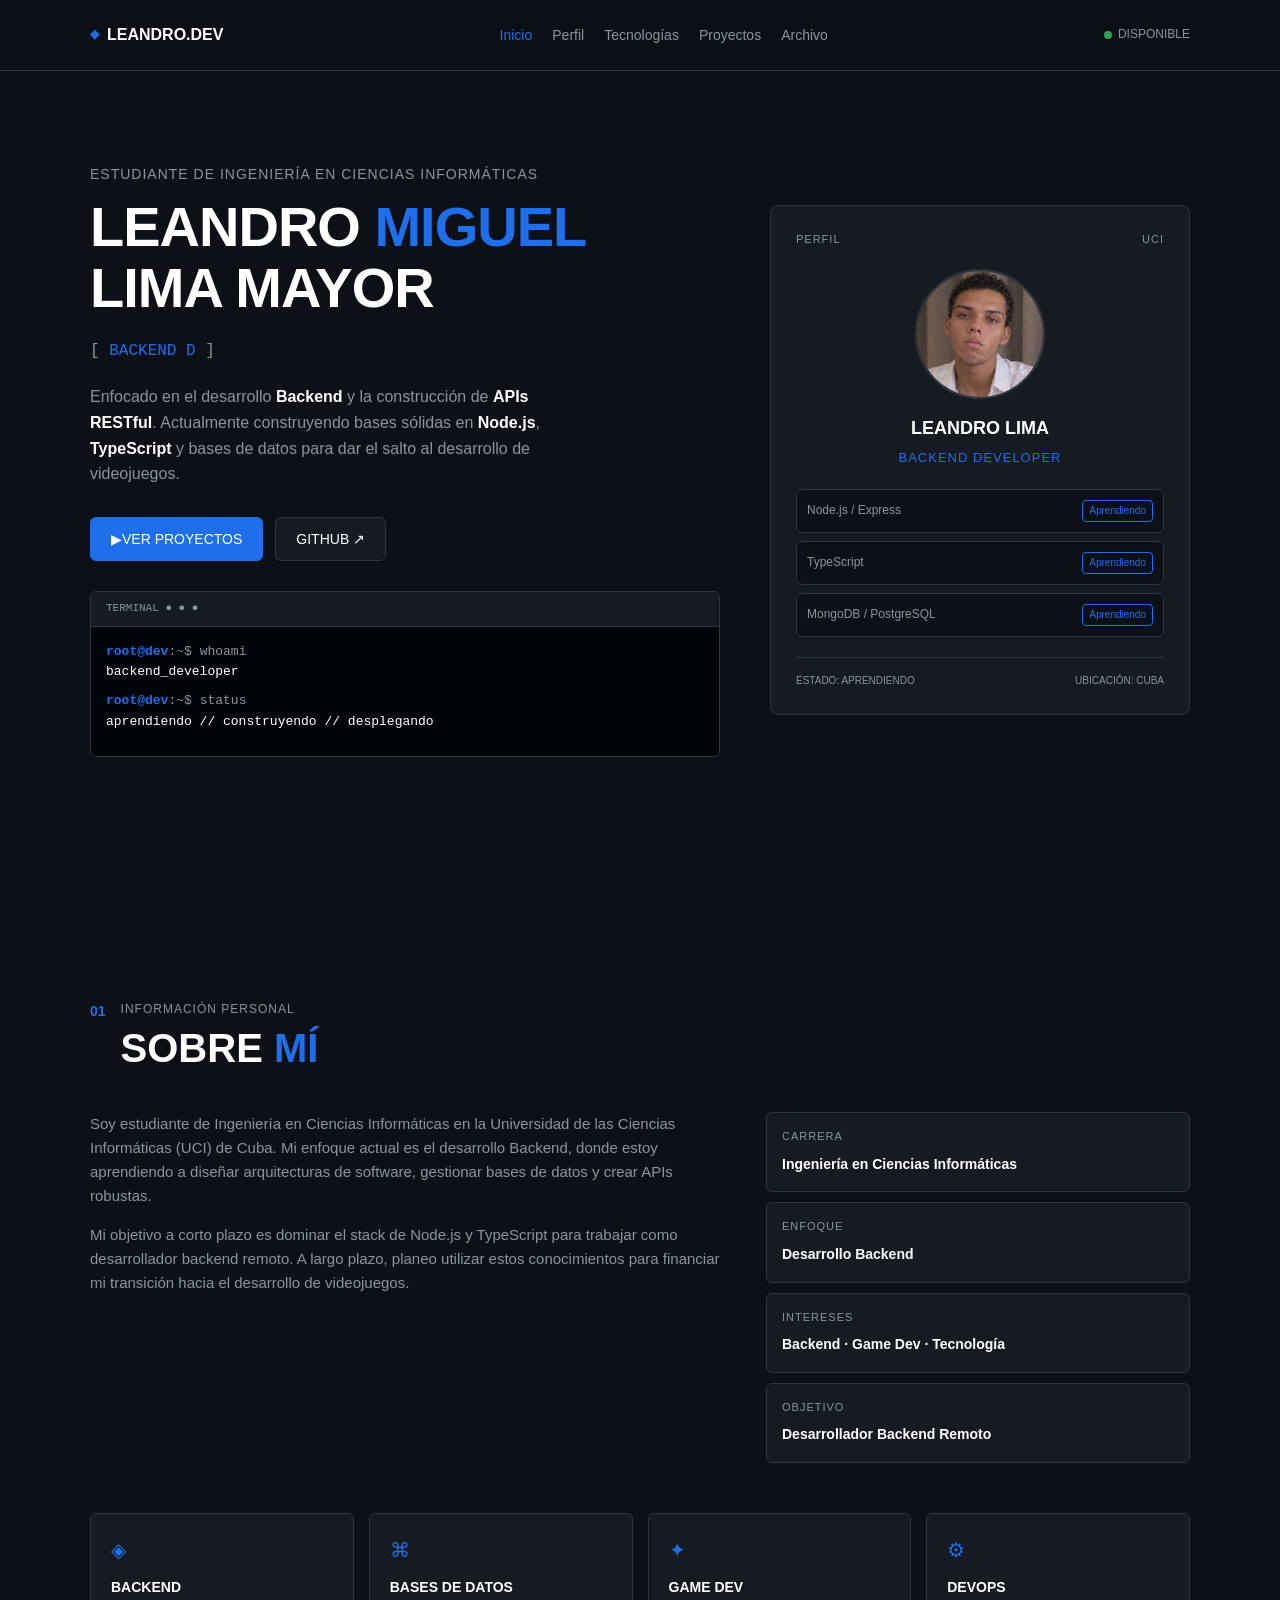
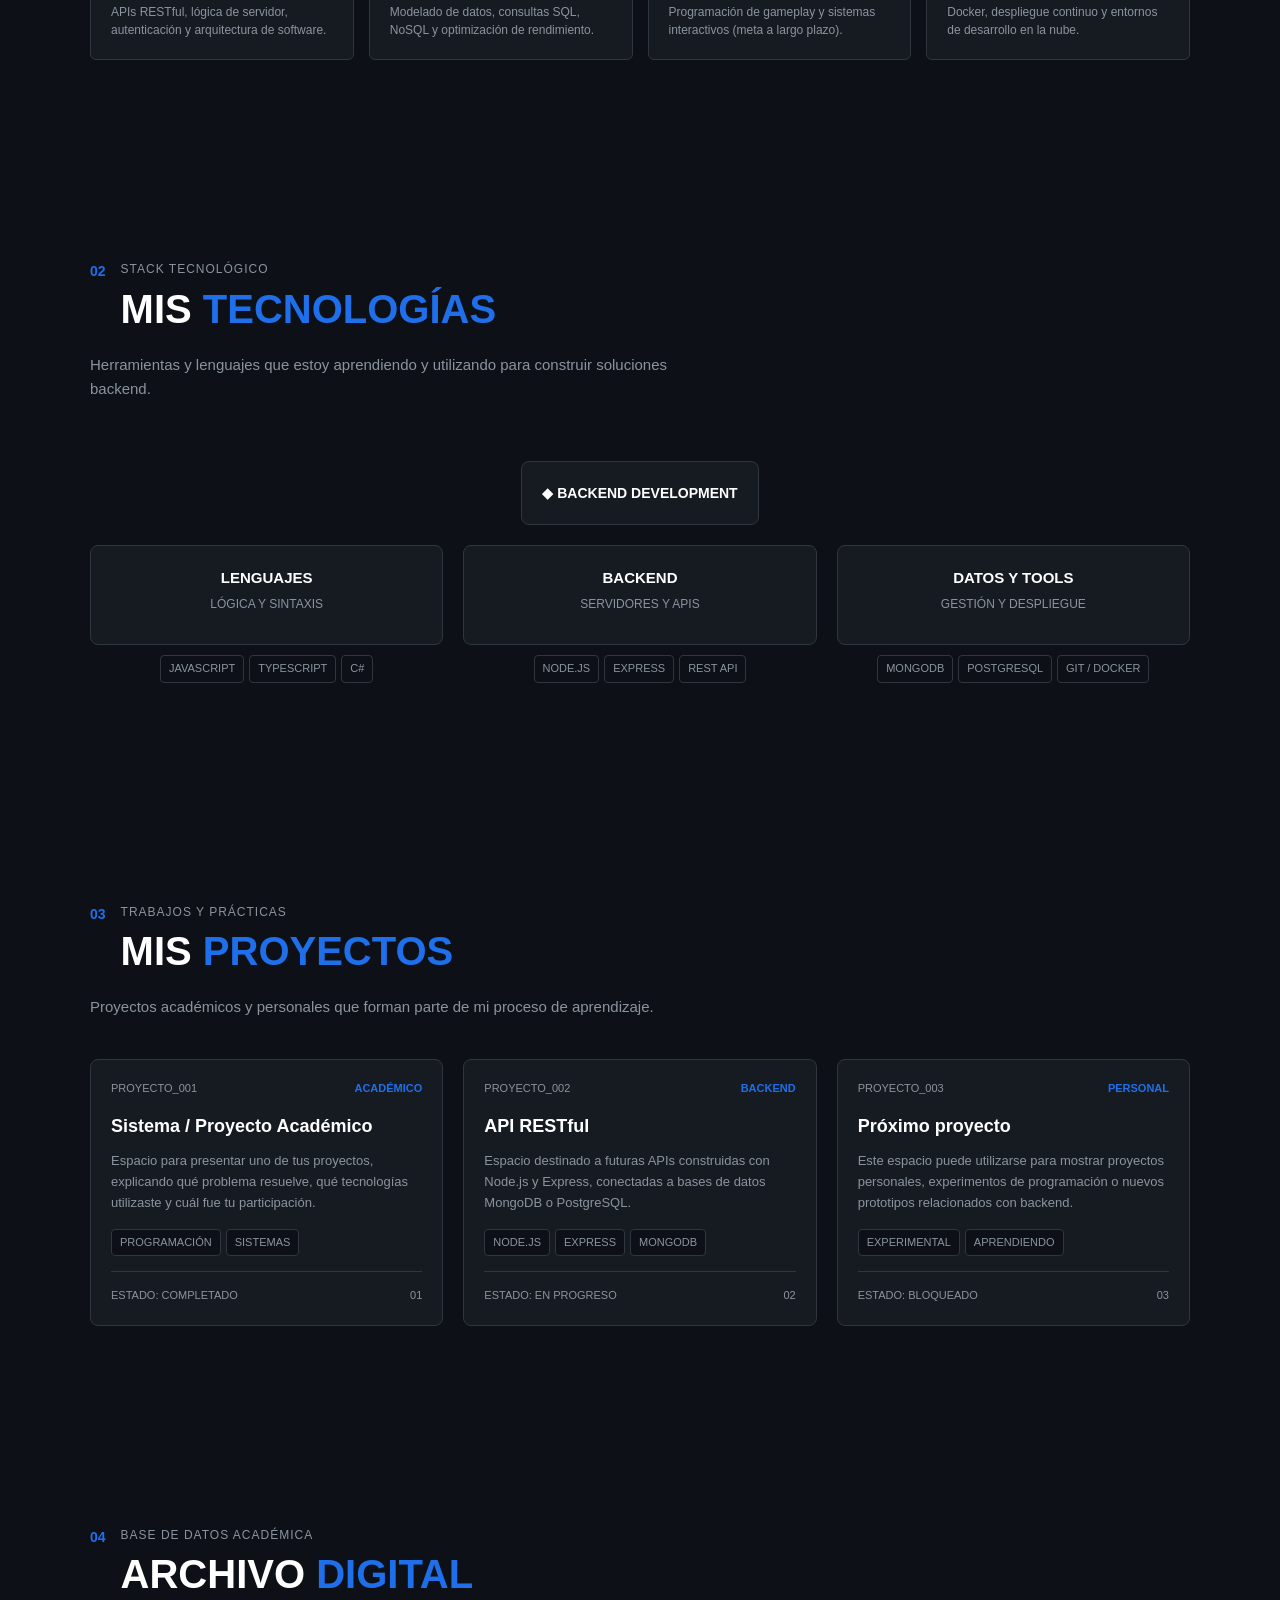
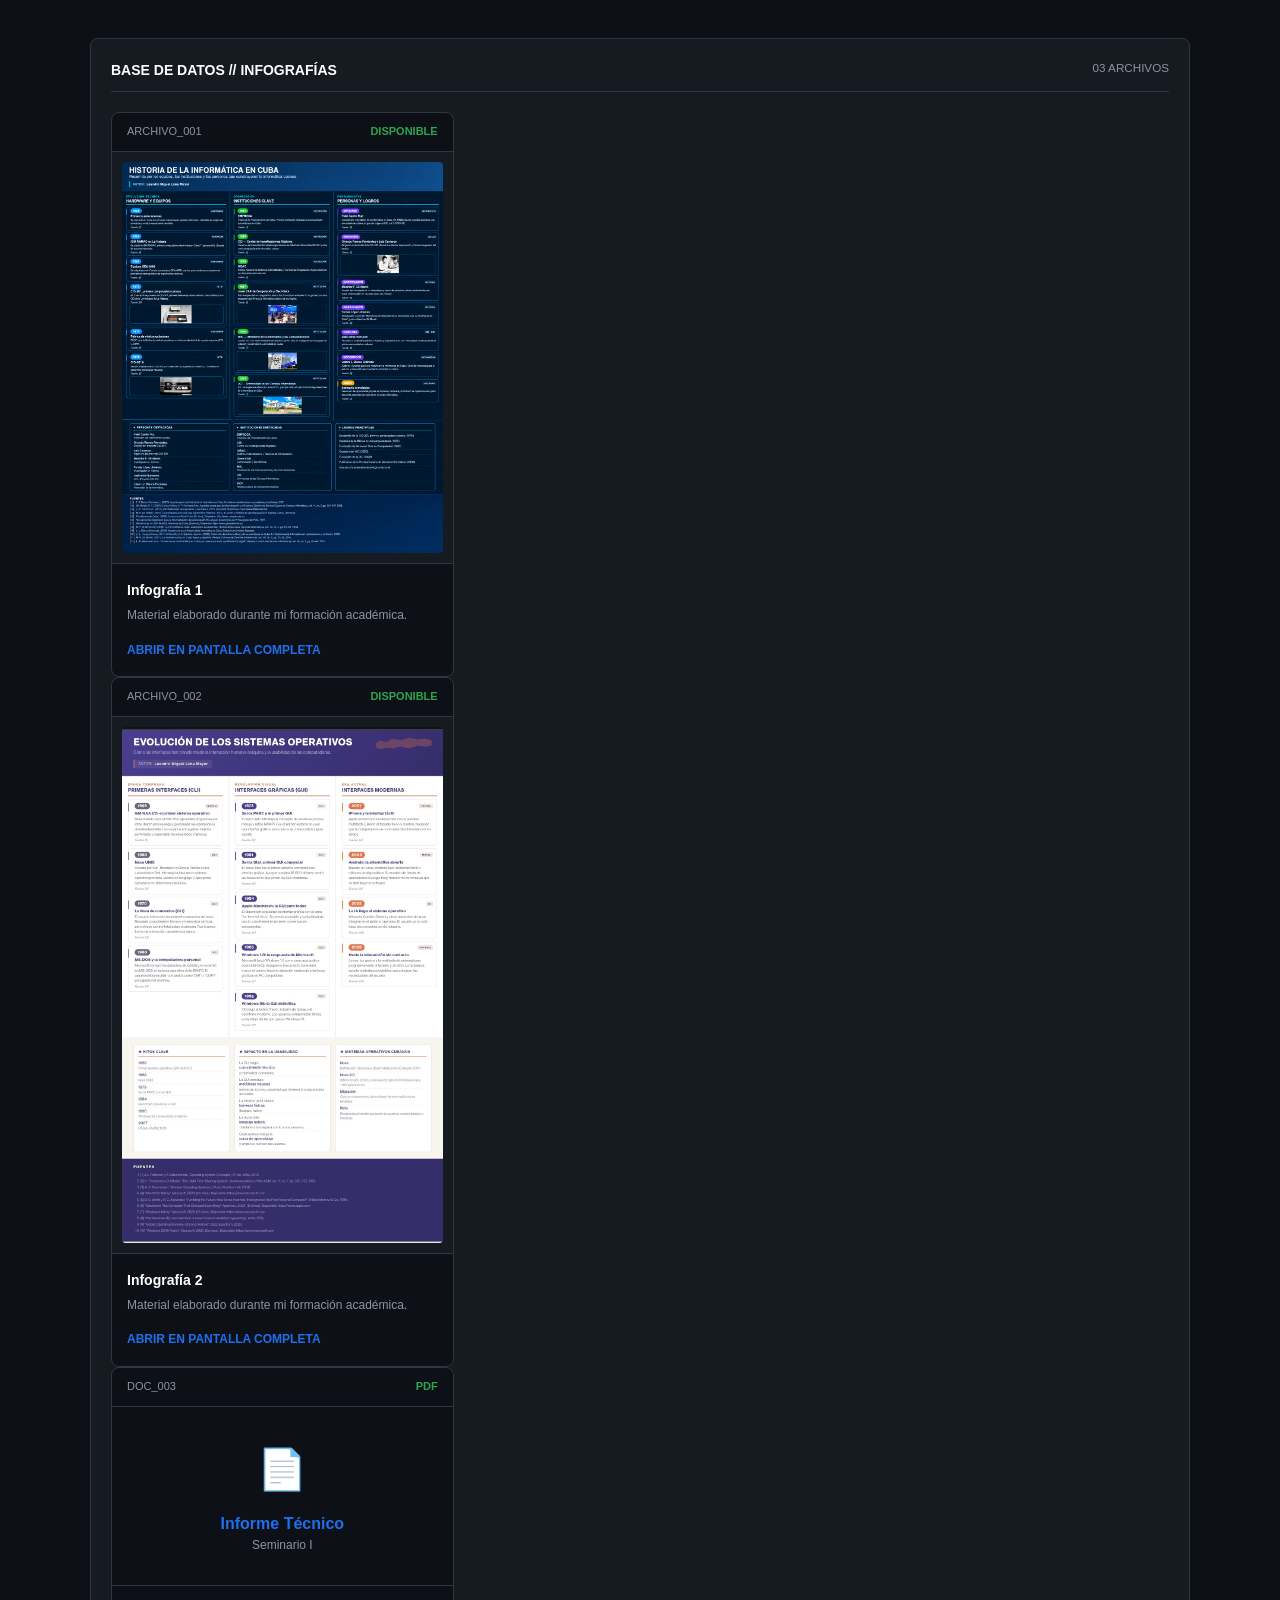
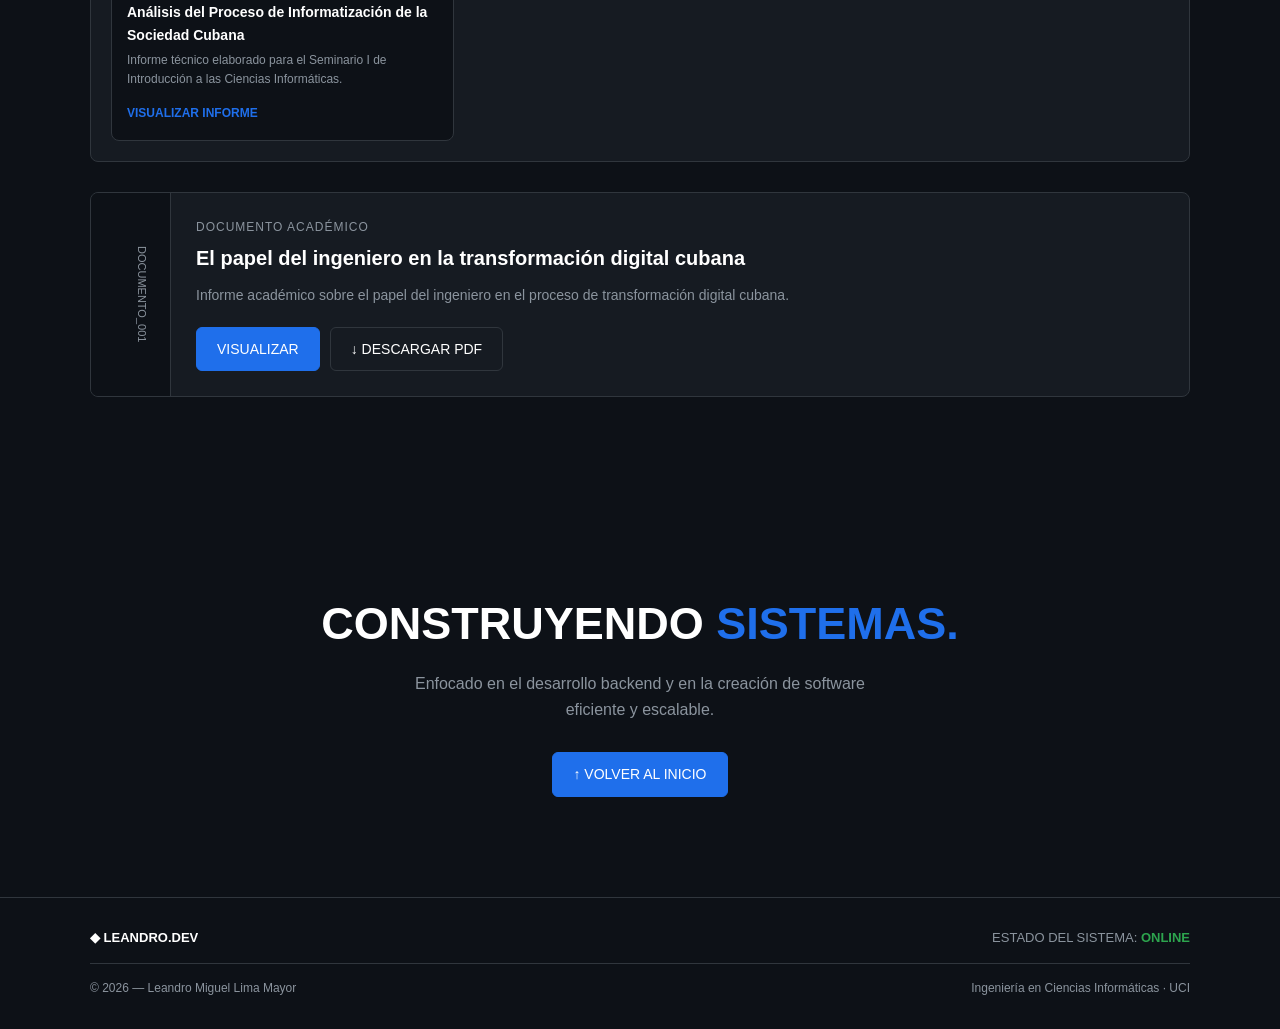
<file: index.html>
<!DOCTYPE html>
<html lang="es">

<head>
    <meta charset="UTF-8">
    <meta name="viewport" content="width=device-width, initial-scale=1.0">

    <meta
        name="description"
        content="Portafolio de Leandro Miguel Lima Mayor, estudiante de Ingeniería en Ciencias Informáticas enfocado en Desarrollo Backend."
    >

    <title>Leandro Lima // Backend Developer </title>

    <link rel="stylesheet" href="css/style.css">
</head>

<body>
    
    <!-- FONDO -->
    <div class="background-grid"></div>
    <div class="ambient ambient-one"></div>
    <div class="ambient ambient-two"></div>

    <!-- CABECERA -->
    <header class="header">
        <nav class="nav">
            <a href="#inicio" class="logo">
                <span class="logo-symbol">◆</span>
                LEANDRO.DEV
            </a>

            <button class="menu-toggle" id="menu-toggle" aria-label="Abrir menú">
                <span></span>
                <span></span>
                <span></span>
            </button>

            <div class="nav-links" id="nav-links">
                <a href="#inicio" class="nav-link active"><span>00</span> Inicio</a>
                <a href="#sobre-mi" class="nav-link"><span>01</span> Perfil</a>
                <a href="#habilidades" class="nav-link"><span>02</span> Tecnologías</a>
                <a href="#proyectos" class="nav-link"><span>03</span> Proyectos</a>
                <a href="#archivo" class="nav-link"><span>04</span> Archivo</a>
            </div>

            <div class="nav-status">
                <span class="status-dot"></span>
                DISPONIBLE
            </div>
        </nav>
    </header>

    <main>
        <!-- PERFIL -->
        <section class="hero section" id="inicio">
            <div class="hero-content reveal">
                <div class="system-label">
                    <span class="system-line"></span>
                    BACKEND DEVELOPER
                </div>

                <p class="hero-eyebrow">
                    ESTUDIANTE DE INGENIERÍA EN CIENCIAS INFORMÁTICAS
                </p>

                <h1>
                    LEANDRO
                    <span>MIGUEL</span>
                    LIMA MAYOR
                </h1>

                <div class="hero-role">
                    <span class="role-bracket">[</span>
                    <span id="typing-text">BACKEND DEVELOPER</span>
                    <span class="role-bracket">]</span>
                </div>

                <p class="hero-description">
                    Enfocado en el desarrollo <strong>Backend</strong> y la construcción de 
                    <strong>APIs RESTful</strong>. Actualmente construyendo bases sólidas 
                    en <strong>Node.js</strong>, <strong>TypeScript</strong> y bases de datos para 
                    dar el salto al desarrollo de videojuegos.
                </p>

                <div class="hero-buttons">
                    <a href="#proyectos" class="btn btn-primary">
                        <span>▶</span>
                        VER PROYECTOS
                    </a>
                    <a href="https://github.com/TU-USUARIO" target="_blank" rel="noopener noreferrer" class="btn btn-secondary">
                        GITHUB ↗
                    </a>
                </div>

                <div class="hero-terminal">
                    <div class="terminal-header">
                        <span>TERMINAL</span>
                        <span>● ● ●</span>
                    </div>
                    <div class="terminal-body">
                        <p><span class="terminal-green">root@dev</span>:~$ whoami</p>
                        <p class="terminal-output">backend_developer</p>
                        <p><span class="terminal-green">root@dev</span>:~$ status</p>
                        <p class="terminal-output">aprendiendo // construyendo // desplegando</p>
                        <p class="terminal-cursor">█</p>
                    </div>
                </div>
            </div>

            <!-- TARJETA DE PERFIL -->
            <div class="character-card reveal">
                <div class="character-header">
                    <span>PERFIL</span>
                    <span>UCI</span>
                </div>

                <div class="portrait-container">
                    <img src="Foto.jpg" alt="Fotografía de Leandro Miguel Lima Mayor" class="portrait">
                </div>

                <div class="character-name">LEANDRO LIMA</div>
                <div class="character-class">BACKEND DEVELOPER</div>

                <div class="stats-list">
                    <div class="stat-item">
                        <span class="stat-name">Node.js / Express</span>
                        <span class="stat-badge">Aprendiendo</span>
                    </div>
                    <div class="stat-item">
                        <span class="stat-name">TypeScript</span>
                        <span class="stat-badge">Aprendiendo</span>
                    </div>
                    <div class="stat-item">
                        <span class="stat-name">MongoDB / PostgreSQL</span>
                        <span class="stat-badge">Aprendiendo</span>
                    </div>
                </div>

                <div class="character-footer">
                    <span>ESTADO: APRENDIENDO</span>
                    <span>UBICACIÓN: CUBA</span>
                </div>
            </div>

            <div class="scroll-indicator">
                <span>SCROLL PARA EXPLORAR</span>
                <div class="scroll-line"></div>
            </div>
        </section>

        <!-- SOBRE MÍ -->
        <section class="section profile-section" id="sobre-mi">
            <div class="section-heading reveal">
                <div class="section-number">01</div>
                <div>
                    <span class="section-label">INFORMACIÓN PERSONAL</span>
                    <h2>SOBRE <span>MÍ</span></h2>
                </div>
            </div>

            <div class="profile-grid">
                <div class="profile-text reveal">
                    
                    <p>
                        Soy estudiante de Ingeniería en Ciencias Informáticas en la Universidad de las Ciencias Informáticas (UCI) de Cuba. Mi enfoque actual es el desarrollo Backend, donde estoy aprendiendo a diseñar arquitecturas de software, gestionar bases de datos y crear APIs robustas.
                    </p>
                    <p>
                        Mi objetivo a corto plazo es dominar el stack de Node.js y TypeScript para trabajar como desarrollador backend remoto. A largo plazo, planeo utilizar estos conocimientos para financiar mi transición hacia el desarrollo de videojuegos.
                    </p>
                </div>

                <div class="profile-data reveal">
                    <div class="data-card">
                        <span class="data-label">CARRERA</span>
                        <strong>Ingeniería en Ciencias Informáticas</strong>
                    </div>
                    <div class="data-card">
                        <span class="data-label">ENFOQUE</span>
                        <strong>Desarrollo Backend</strong>
                    </div>
                    <div class="data-card">
                        <span class="data-label">INTERESES</span>
                        <strong>Backend · Game Dev · Tecnología</strong>
                    </div>
                    <div class="data-card">
                        <span class="data-label">OBJETIVO</span>
                        <strong>Desarrollador Backend Remoto</strong>
                    </div>
                </div>
            </div>

            <div class="interests reveal">
                <div class="interest-card">
                    <span class="interest-icon">◈</span>
                    <h3>BACKEND</h3>
                    <p>APIs RESTful, lógica de servidor, autenticación y arquitectura de software.</p>
                </div>
                <div class="interest-card">
                    <span class="interest-icon">⌘</span>
                    <h3>BASES DE DATOS</h3>
                    <p>Modelado de datos, consultas SQL, NoSQL y optimización de rendimiento.</p>
                </div>
                <div class="interest-card">
                    <span class="interest-icon">✦</span>
                    <h3>GAME DEV</h3>
                    <p>Programación de gameplay y sistemas interactivos (meta a largo plazo).</p>
                </div>
                <div class="interest-card">
                    <span class="interest-icon">⚙</span>
                    <h3>DEVOPS</h3>
                    <p>Docker, despliegue continuo y entornos de desarrollo en la nube.</p>
                </div>
            </div>
        </section>

        <!-- TECNOLOGÍAS -->
        <section class="section skills-section" id="habilidades">
            <div class="section-heading reveal">
                <div class="section-number">02</div>
                <div>
                    <span class="section-label">STACK TECNOLÓGICO</span>
                    <h2>MIS <span>TECNOLOGÍAS</span></h2>
                </div>
            </div>

            <p class="section-intro reveal">
                Herramientas y lenguajes que estoy aprendiendo y utilizando para construir soluciones backend.
            </p>

            <div class="skill-tree reveal">
                <div class="skill-node root-node">
                    <span>◆</span>
                    BACKEND DEVELOPMENT
                </div>
                <div class="tree-line vertical"></div>

                <div class="skill-branches">
                    <div class="skill-branch">
                        <div class="tree-line horizontal"></div>
                        <div class="skill-node">
                            <span class="node-icon">&lt;/&gt;</span>
                            <strong>LENGUAJES</strong>
                            <small>LÓGICA Y SINTAXIS</small>
                        </div>
                        <div class="skill-children">
                            <span>JAVASCRIPT</span>
                            <span>TYPESCRIPT</span>
                            <span>C#</span>
                        </div>
                    </div>

                    <div class="skill-branch">
                        <div class="tree-line horizontal"></div>
                        <div class="skill-node">
                            <span class="node-icon">⚙</span>
                            <strong>BACKEND</strong>
                            <small>SERVIDORES Y APIS</small>
                        </div>
                        <div class="skill-children">
                            <span>NODE.JS</span>
                            <span>EXPRESS</span>
                            <span>REST API</span>
                        </div>
                    </div>

                    <div class="skill-branch">
                        <div class="tree-line horizontal"></div>
                        <div class="skill-node">
                            <span class="node-icon">◇</span>
                            <strong>DATOS Y TOOLS</strong>
                            <small>GESTIÓN Y DESPLIEGUE</small>
                        </div>
                        <div class="skill-children">
                            <span>MONGODB</span>
                            <span>POSTGRESQL</span>
                            <span>GIT / DOCKER</span>
                        </div>
                    </div>
                </div>
            </div>
        </section>

        <!-- PROYECTOS -->
        <section class="section projects-section" id="proyectos">
            <div class="section-heading reveal">
                <div class="section-number">03</div>
                <div>
                    <span class="section-label">TRABAJOS Y PRÁCTICAS</span>
                    <h2>MIS <span>PROYECTOS</span></h2>
                </div>
            </div>

            <p class="section-intro reveal">
                Proyectos académicos y personales que forman parte de mi proceso de aprendizaje.
            </p>

            <div class="projects-grid">
                <!-- PROYECTO 1 -->
                <article class="project-card reveal">
                    <div class="project-top">
                        <span class="quest-id">PROYECTO_001</span>
                        <span class="quest-status">ACADÉMICO</span>
                    </div>
                    <div class="project-icon">⚙</div>
                    <h3>Sistema / Proyecto Académico</h3>
                    <p>
                        Espacio para presentar uno de tus proyectos, explicando qué problema resuelve, qué tecnologías utilizaste y cuál fue tu participación.
                    </p>
                    <div class="project-tags">
                        <span>PROGRAMACIÓN</span>
                        <span>SISTEMAS</span>
                    </div>
                    <div class="project-footer">
                        <span>ESTADO: COMPLETADO</span>
                        <span>01</span>
                    </div>
                </article>

                <!-- PROYECTO 2 -->
                <article class="project-card reveal">
                    <div class="project-top">
                        <span class="quest-id">PROYECTO_002</span>
                        <span class="quest-status">BACKEND</span>
                    </div>
                    <div class="project-icon">⚔</div>
                    <h3>API RESTful</h3>
                    <p>
                        Espacio destinado a futuras APIs construidas con Node.js y Express, conectadas a bases de datos MongoDB o PostgreSQL.
                    </p>
                    <div class="project-tags">
                        <span>NODE.JS</span>
                        <span>EXPRESS</span>
                        <span>MONGODB</span>
                    </div>
                    <div class="project-footer">
                        <span>ESTADO: EN PROGRESO</span>
                        <span>02</span>
                    </div>
                </article>

                <!-- PROYECTO 3 -->
                <article class="project-card reveal">
                    <div class="project-top">
                        <span class="quest-id">PROYECTO_003</span>
                        <span class="quest-status">PERSONAL</span>
                    </div>
                    <div class="project-icon">◈</div>
                    <h3>Próximo proyecto</h3>
                    <p>
                        Este espacio puede utilizarse para mostrar proyectos personales, experimentos de programación o nuevos prototipos relacionados con backend.
                    </p>
                    <div class="project-tags">
                        <span>EXPERIMENTAL</span>
                        <span>APRENDIENDO</span>
                    </div>
                    <div class="project-footer">
                        <span>ESTADO: BLOQUEADO</span>
                        <span>03</span>
                    </div>
                </article>
            </div>
        </section>

        <!-- ARCHIVOS ACADÉMICOS -->
        <section class="section archive-section" id="archivo">
            <div class="section-heading reveal">
                <div class="section-number">04</div>
                <div>
                    <span class="section-label">BASE DE DATOS ACADÉMICA</span>
                    <h2>ARCHIVO <span>DIGITAL</span></h2>
                </div>
            </div>

            <!-- INFOGRAFÍAS -->
            <div class="archive-block reveal">
                <div class="archive-title">
                    <span>BASE DE DATOS // INFOGRAFÍAS</span>
                    <small>03 ARCHIVOS</small>
                </div>

                <div class="file-grid">
                    <div class="infografias-grid">
                        <!-- INFOGRAFÍA 1 -->
                        <article class="infografia-item">
                            <div class="infografia-header">
                                <span class="file-number">ARCHIVO_001</span>
                                <span class="file-status">DISPONIBLE</span>
                            </div>
                            <div class="infografia-frame">
                                <img src="infografias/infografia-1.jpg" alt="Infografía 1: Historia de la Informática en Cuba" loading="lazy">
                            </div>
                            <div class="infografia-info">
                                <h3>Infografía 1</h3>
                                <p>Material elaborado durante mi formación académica.</p>
                                <a href="infografias/infografia-1.jpg" target="_blank" rel="noopener noreferrer" class="infografia-open">
                                    ABRIR EN PANTALLA COMPLETA 
                                </a>
                            </div>
                        </article>

                        <!-- INFOGRAFÍA 2 -->
                        <article class="infografia-item">
                            <div class="infografia-header">
                                <span class="file-number">ARCHIVO_002</span>
                                <span class="file-status">DISPONIBLE</span>
                            </div>
                            <div class="infografia-frame">
                                <img src="infografias/infografia-2.jpg" alt="Infografía 2: Evolución de los Sistemas Operativos" loading="lazy">
                            </div>
                            <div class="infografia-info">
                                <h3>Infografía 2</h3>
                                <p>Material elaborado durante mi formación académica.</p>
                                <a href="infografias/infografia-2.jpg" target="_blank" rel="noopener noreferrer" class="infografia-open">
                                    ABRIR EN PANTALLA COMPLETA 
                                </a>
                            </div>
                        </article>

                        <!-- INFORME TÉCNICO (PDF) -->
                        <article class="infografia-item reporte-item">
                            <div class="infografia-header">
                                <span class="file-number">DOC_003</span>
                                <span class="file-status">PDF</span>
                            </div>
                            <div class="infografia-frame reporte-frame">
                                <div class="reporte-preview">
                                    <div class="reporte-icon">📄</div>
                                    <div class="reporte-title">Informe Técnico</div>
                                    <div class="reporte-sub">Seminario I</div>
                              </div>
                            </div>
                            <div class="infografia-info">
                                <h3>Análisis del Proceso de Informatización de la Sociedad Cubana</h3>
                                <p>Informe técnico elaborado para el Seminario I de Introducción a las Ciencias Informáticas.</p>
                                <a href="visor.html?pdf=informes/seminario.pdf&titulo=Seminario I" class="infografia-open">
                                     VISUALIZAR INFORME 
                                </a>
                            </div>
                        </article>
                    </div>
                </div>
            </div>

            <!-- PDF -->
            <div class="report-card reveal">
                <div class="report-decoration">DOCUMENTO_001</div>
                <div class="report-content">
                    <span class="section-label">DOCUMENTO ACADÉMICO</span>
                    <h3>El papel del ingeniero en la transformación digital cubana</h3>
                    <p>Informe académico sobre el papel del ingeniero en el proceso de transformación digital cubana.</p>
                    <div class="report-actions">
                        <a href="visor.html?pdf=informe.pdf&titulo=El papel del ingeniero" class="btn btn-primary">
                              VISUALIZAR
                        </a>
                        <a href="informe.pdf" download="informe.pdf" class="btn btn-secondary">
                            ↓ DESCARGAR PDF
                        </a>
                    </div>
                </div>
            </div>
        </section>

        <!-- MENSAJE FINAL -->
        <section class="final-section section">
            <div class="final-content reveal">
                <span class="system-label">FIN DEL RECORRIDO</span>
                <h2>
                    CONSTRUYENDO <span>SISTEMAS.</span>
                </h2>

                <p>
                   Enfocado en el desarrollo backend y en la creación de software eficiente y escalable.
                </p>
                <a href="#inicio" class="btn btn-primary">↑ VOLVER AL INICIO</a>
            </div>
        </section>
    </main>

    <!-- PIE DE PÁGINA -->
    <footer>
        <div class="footer-top">
            <div class="footer-logo">◆ LEANDRO.DEV</div>
            <div class="footer-status">ESTADO DEL SISTEMA: <span>ONLINE</span></div>
        </div>
        <div class="footer-bottom">
            <p>© 2026 — Leandro Miguel Lima Mayor</p>
            <p>Ingeniería en Ciencias Informáticas · UCI</p>
        </div>
    </footer>

    <script src="js/main.js"></script>
</body>
</html>
</file>
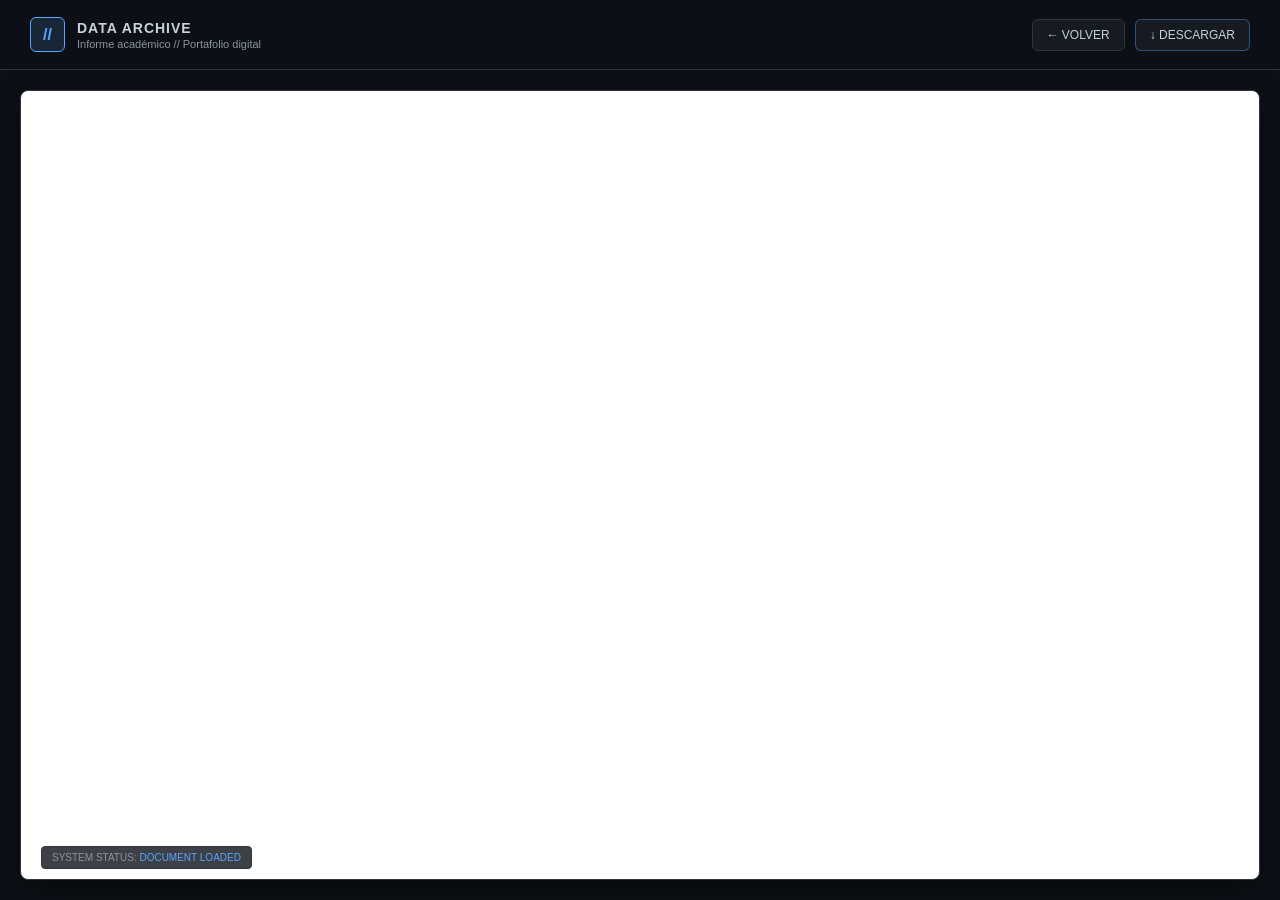
<file: visor.html>
<!DOCTYPE html>
<html lang="es">
<head>
    <meta charset="UTF-8">
    <meta name="viewport" content="width=device-width, initial-scale=1.0">
    <title>Visor // Data Archive</title>
    <style>
        :root {
            --bg: #0d1117;
            --bg-soft: #161b22;
            --panel: #161b22;
            --border: #30363d;
            --text: #c9d1d9;
            --text-muted: #8b949e;
            --accent: #58a6ff;
            --accent-soft: rgba(88, 166, 255, 0.15);
        }

        * { box-sizing: border-box; }
        html, body { margin: 0; width: 100%; height: 100%; }
        body {
            font-family: -apple-system, BlinkMacSystemFont, "Segoe UI", Roboto, Helvetica, Arial, sans-serif;
            background: var(--bg);
            color: var(--text);
            overflow: hidden;
        }

        .barra {
            height: 70px;
            display: flex;
            align-items: center;
            justify-content: space-between;
            gap: 20px;
            padding: 0 30px;
            background: rgba(13, 17, 23, 0.9);
            border-bottom: 1px solid var(--border);
            position: relative;
            z-index: 10;
            backdrop-filter: blur(10px);
        }

        .titulo { display: flex; align-items: center; gap: 12px; }
        .logo {
            width: 35px; height: 35px;
            display: grid; place-items: center;
            border: 1px solid var(--accent);
            border-radius: 6px;
            background: var(--accent-soft);
            color: var(--accent);
            font-size: 16px; font-weight: bold;
        }
        .titulo-texto { display: flex; flex-direction: column; gap: 2px; }
        .titulo-principal { font-size: 14px; font-weight: bold; letter-spacing: 1px; }
        .titulo-secundario { color: var(--text-muted); font-size: 11px; }

        .acciones { display: flex; gap: 10px; }
        .boton {
            display: inline-flex; align-items: center; gap: 6px;
            padding: 8px 14px;
            border: 1px solid var(--border);
            border-radius: 6px;
            background: var(--panel);
            color: var(--text);
            text-decoration: none;
            font-size: 12px; font-weight: 500;
            transition: 0.2s ease;
        }
        .boton:hover {
            border-color: var(--accent);
            background: var(--accent-soft);
            transform: translateY(-1px);
        }
        .boton-descarga { border-color: rgba(88, 166, 255, 0.4); }
        .boton-descarga:hover { border-color: var(--accent); }

        .visor-container { height: calc(100vh - 70px); padding: 20px; }
        .visor-panel {
            width: 100%; height: 100%;
            position: relative;
            border: 1px solid var(--border);
            border-radius: 8px;
            background: #fff;
            box-shadow: 0 10px 30px rgba(0,0,0,0.5);
            overflow: hidden;
        }

        .visor { width: 100%; height: 100%; display: block; border: none; }

        .estado {
            position: absolute; bottom: 10px; left: 20px;
            z-index: 5; padding: 5px 10px;
            background: rgba(13, 17, 23, 0.8);
            border: 1px solid var(--border);
            border-radius: 4px;
            color: var(--text-muted); font-size: 10px;
            pointer-events: none;
        }
        .estado span { color: var(--accent); }

        @media (max-width: 700px) {
            body { overflow: auto; }
            .barra {
                height: auto; min-height: 70px; padding: 15px;
                flex-direction: column; align-items: stretch;
            }
            .titulo { justify-content: center; }
            .acciones { justify-content: center; flex-wrap: wrap; }
            .visor-container { height: calc(100vh - 120px); padding: 10px; }
            .boton { flex: 1; justify-content: center; }
            .estado { display: none; }
        }
    </style>
</head>
<body>
    <header class="barra">
        <div class="titulo">
            <div class="logo">//</div>
            <div class="titulo-texto">
                <div class="titulo-principal">DATA ARCHIVE</div>
                <div class="titulo-secundario" id="subtitulo">Informe académico // Portafolio digital</div>
            </div>
        </div>
        <div class="acciones">
            <a href="index.html" class="boton">← VOLVER</a>
            <a href="informe.pdf" download class="boton boton-descarga" id="boton-descarga">↓ DESCARGAR</a>
        </div>
    </header>

    <main class="visor-container">
        <div class="visor-panel">
            <iframe class="visor" src="informe.pdf" title="Visor del informe académico" id="iframe-pdf"></iframe>
            <div class="estado">SYSTEM STATUS: <span>DOCUMENT LOADED</span></div>
        </div>
    </main>
    
    <script>
        (function () {
            var params = new URLSearchParams(window.location.search);
            var pdf = params.get("pdf") || "informe.pdf";
            var titulo = params.get("titulo") || "Informe académico";

            var iframe = document.getElementById("iframe-pdf");
            if (iframe) {
                iframe.src = pdf;
                iframe.title = titulo;
            }

            var boton = document.getElementById("boton-descarga");
            if (boton) {
                boton.href = pdf;
                boton.setAttribute("download", pdf.split("/").pop());
            }

            var sub = document.getElementById("subtitulo");
            if (sub && params.get("titulo")) {
                sub.textContent = titulo + " // Portafolio digital";
            }
        })();
    </script>
</body> 
</html>
</file>
<file: css/style.css>
:root {
    --bg: #0d1117;           
    --bg-secondary: #161b22;
    --panel: #161b22;
    --panel-light: #21262d;
    
    --border: #30363d;       
    
    --text: #ffffff;         
    --text-muted: #8b949e;   
    --text-dark: #484f58;    
    
    --primary: #1f6feb;      
    --primary-hover: #388bfd;
    --accent-green: #2da44e; 
    
    --max-width: 1100px;
    --transition: 0.2s ease;
}

* { margin: 0; padding: 0; box-sizing: border-box; }
html { scroll-behavior: smooth; }

body {
    font-family: -apple-system, BlinkMacSystemFont, "Segoe UI", Roboto, Helvetica, Arial, sans-serif;
    background: var(--bg);
    color: var(--text);
    line-height: 1.6;
    overflow-x: hidden;
}

a { color: inherit; text-decoration: none; }
button { font: inherit; }

.background-grid, .scanlines, .ambient { display: none; }

/* CABECERA */
.header {
    position: fixed; top: 0; left: 0; width: 100%;
    z-index: 500; background: rgba(13, 17, 23, 0.85);
    backdrop-filter: blur(12px); border-bottom: 1px solid var(--border);
}
.nav {
    width: min(var(--max-width), 92%); min-height: 70px; margin: auto;
    display: flex; align-items: center; justify-content: space-between; gap: 20px;
}
.logo { font-size: 16px; font-weight: bold; color: var(--text); display: flex; align-items: center; gap: 8px; }
.logo-symbol { color: var(--primary); font-size: 12px; }
.nav-links { display: flex; align-items: center; gap: 20px; }
.nav-link { color: var(--text-muted); font-size: 14px; transition: var(--transition); position: relative; }
.nav-link span { display: none; } /* Ocultar los números de RPG */
.nav-link:hover, .nav-link.active { color: var(--primary); font-weight: 500; }
.nav-link::after { display: none; }
.nav-status { font-size: 12px; color: var(--text-muted); display: flex; align-items: center; gap: 6px; }
.status-dot { width: 8px; height: 8px; border-radius: 50%; background: var(--accent-green); }
.menu-toggle { display: none; background: none; border: 0; cursor: pointer; }
.menu-toggle span { display: block; width: 25px; height: 2px; margin: 5px; background: var(--text); }

/* SECCIONES */
.section { width: min(var(--max-width), 92%); margin: auto; padding: 100px 0; }
.section-heading { display: flex; align-items: flex-start; gap: 15px; margin-bottom: 40px; }
.section-number { font-size: 14px; color: var(--primary); font-weight: bold; }
.section-label { display: block; color: var(--text-muted); font-size: 12px; text-transform: uppercase; letter-spacing: 1px; margin-bottom: 5px; }
h2 { font-size: clamp(28px, 4vw, 40px); line-height: 1.2; color: var(--text); }
h2 span { color: var(--primary); }
.section-intro { max-width: 600px; color: var(--text-muted); margin-top: -20px; margin-bottom: 40px; font-size: 15px; }

/* HERO */
.hero {
    min-height: 100vh; padding-top: 120px;
    display: grid; grid-template-columns: 1.2fr 0.8fr;
    align-items: center; gap: 50px;
}
.system-label { display: none; }
.hero-eyebrow { font-size: 14px; color: var(--text-muted); margin-bottom: 10px; text-transform: uppercase; letter-spacing: 1px; }
.hero h1 { font-size: clamp(36px, 5vw, 56px); line-height: 1.1; margin-bottom: 20px; letter-spacing: -1px; color: var(--text); }
.hero h1 span { color: var(--primary); -webkit-text-stroke: 0; text-shadow: none; }
.hero-role { font-family: "Courier New", monospace; font-size: 16px; color: var(--primary); margin-bottom: 20px; }
.role-bracket { color: var(--text-muted); }
.hero-description { font-size: 16px; color: var(--text-muted); margin-bottom: 30px; max-width: 500px; }
.hero-description strong { color: var(--text); }
.hero-buttons { display: flex; gap: 12px; flex-wrap: wrap; }

/* BOTONES */
.btn {
    display: inline-flex; align-items: center; justify-content: center;
    padding: 10px 20px; border-radius: 6px; font-size: 14px; font-weight: 500;
    transition: var(--transition); cursor: pointer; border: 1px solid transparent; min-height: 40px;
}
.btn-primary { background: var(--primary); color: #ffffff; border-color: var(--primary); }
.btn-primary:hover { background: var(--primary-hover); transform: translateY(-1px); }
.btn-secondary { background: var(--bg-secondary); color: var(--text); border-color: var(--border); }
.btn-secondary:hover { background: var(--panel-light); border-color: var(--text-muted); transform: translateY(-1px); }

/* TERMINAL */
.hero-terminal {
    margin-top: 30px; background: #010409;
    border: 1px solid var(--border); border-radius: 6px; overflow: hidden;
    font-family: "Courier New", monospace; font-size: 13px;
}
.terminal-header { padding: 8px 15px; background: var(--bg-secondary); border-bottom: 1px solid var(--border); font-size: 11px; color: var(--text-muted); }
.terminal-body { padding: 15px; color: var(--text-muted); }
.terminal-green { color: var(--primary); font-weight: bold; }
.terminal-output { color: var(--text); margin-bottom: 8px; padding-left: 0; }
.terminal-cursor { display: none; }

/* TARJETA PERFIL */
.character-card {
    padding: 25px; background: var(--bg-secondary);
    border: 1px solid var(--border); border-radius: 8px;
    transform: none !important; /* Desactivar paralaje para que se vea sobrio */
}
.card-corner { display: none; }
.character-header { display: flex; justify-content: space-between; font-size: 11px; color: var(--text-muted); margin-bottom: 20px; letter-spacing: 1px; }
.portrait-container { width: 130px; height: 130px; margin: 0 auto 15px; border-radius: 50%; overflow: hidden; border: 2px solid var(--border); position: relative; }
.portrait-ring { display: none; }
.portrait { width: 100%; height: 100%; object-fit: cover; filter: none; }
.character-name { text-align: center; font-size: 18px; font-weight: bold; margin-bottom: 5px; color: var(--text); }
.character-class { text-align: center; font-size: 13px; color: var(--primary); margin-bottom: 20px; letter-spacing: 1px; }
.stat { margin-bottom: 12px; }
.stat-info { display: flex; justify-content: space-between; font-size: 12px; color: var(--text-muted); margin-bottom: 4px; }
.stat-bar { height: 6px; background: var(--border); border-radius: 3px; overflow: hidden; }
.stat-bar span { display: block; height: 100%; background: var(--primary); border-radius: 3px; }
.character-footer { display: flex; justify-content: space-between; margin-top: 20px; padding-top: 15px; border-top: 1px solid var(--border); font-size: 10px; color: var(--text-muted); }
.scroll-indicator { display: none; }

.stats-list {
    display: flex;
    flex-direction: column;
    gap: 8px;
    margin-top: 20px;
}

.stat-item {
    padding: 10px;
    background: var(--bg);
    border: 1px solid var(--border);
    border-radius: 6px;
    display: flex;
    justify-content: space-between;
    align-items: center;
}

.stat-name {
    font-size: 12px;
    color: var(--text-muted);
}

.stat-badge {
    font-size: 10px;
    color: var(--primary);
    border: 1px solid var(--primary);
    padding: 2px 6px;
    border-radius: 4px;
}

/* PERFIL */
.profile-grid { display: grid; grid-template-columns: 1.5fr 1fr; gap: 40px; align-items: start; }
.profile-text p { margin-bottom: 15px; color: var(--text-muted); font-size: 15px; }
.large-text { font-size: 20px; color: var(--text); line-height: 1.5; }
.highlight { color: var(--primary); font-weight: 500; }
.profile-data { display: flex; flex-direction: column; gap: 10px; }
.data-card { padding: 15px; background: var(--bg-secondary); border: 1px solid var(--border); border-radius: 6px; transition: var(--transition); }
.data-card:hover { border-color: var(--primary); transform: translateY(-2px); }
.data-label { display: block; font-size: 11px; color: var(--text-muted); text-transform: uppercase; margin-bottom: 5px; letter-spacing: 1px; }
.data-card strong { font-size: 14px; color: var(--text); }

/* INTERESES */
.interests { display: grid; grid-template-columns: repeat(4, 1fr); gap: 15px; margin-top: 50px; }
.interest-card { padding: 20px; background: var(--bg-secondary); border: 1px solid var(--border); border-radius: 6px; transition: var(--transition); }
.interest-card:hover { border-color: var(--primary); transform: translateY(-3px); }
.interest-icon { display: block; color: var(--primary); font-size: 20px; margin-bottom: 10px; }
.interest-card h3 { font-size: 14px; margin-bottom: 5px; color: var(--text); }
.interest-card p { color: var(--text-muted); font-size: 12px; line-height: 1.5; }

/* TECNOLOGÍAS */
.skill-tree { text-align: center; padding: 20px 0; }
.root-node { display: inline-block; padding: 10px 20px; background: var(--primary); color: #ffffff; border-radius: 20px; font-weight: bold; font-size: 14px; margin-bottom: 20px; }
.tree-line { display: none; }
.skill-branches { display: grid; grid-template-columns: repeat(3, 1fr); gap: 20px; }
.skill-branch { padding: 0; }
.skill-branch::before { display: none; }
.skill-node { padding: 20px; background: var(--bg-secondary); border: 1px solid var(--border); border-radius: 8px; text-align: center; min-height: auto; transition: var(--transition); }
.skill-node:hover { border-color: var(--primary); transform: translateY(-3px); }
.node-icon { display: none; }
.skill-node strong { display: block; font-size: 15px; margin-bottom: 5px; color: var(--text); }
.skill-node small { color: var(--text-muted); font-size: 12px; display: block; margin-bottom: 10px; }
.skill-children { display: flex; flex-wrap: wrap; justify-content: center; gap: 5px; margin-top: 10px; }
.skill-children span { padding: 4px 8px; background: var(--bg); border: 1px solid var(--border); border-radius: 4px; font-size: 11px; color: var(--text-muted); }

/* PROYECTOS */
.projects-grid { display: grid; grid-template-columns: repeat(3, 1fr); gap: 20px; }
.project-card { padding: 20px; background: var(--bg-secondary); border: 1px solid var(--border); border-radius: 8px; transition: var(--transition); min-height: auto; }
.project-card:hover { border-color: var(--primary); transform: translateY(-3px); }
.project-card::before { display: none; }
.project-top { display: flex; justify-content: space-between; font-size: 11px; color: var(--text-muted); margin-bottom: 15px; }
.quest-id { color: var(--text-muted); }
.quest-status { color: var(--primary); font-weight: bold; }
.project-icon { display: none; }
.project-card h3 { font-size: 18px; margin-bottom: 10px; margin-top: 0; color: var(--text); }
.project-card p { font-size: 13px; color: var(--text-muted); margin-bottom: 15px; }
.project-tags { display: flex; flex-wrap: wrap; gap: 5px; margin-top: auto; padding-top: 0; }
.project-tags span { padding: 4px 8px; background: var(--bg); border: 1px solid var(--border); border-radius: 4px; font-size: 11px; color: var(--text-muted); }
.project-footer { display: flex; justify-content: space-between; padding-top: 15px; margin-top: 15px; border-top: 1px solid var(--border); font-size: 11px; color: var(--text-muted); }

/* ARCHIVO */
.archive-block { margin-bottom: 30px; border: 1px solid var(--border); border-radius: 8px; padding: 20px; background: var(--bg-secondary); }
.archive-title { display: flex; justify-content: space-between; margin-bottom: 20px; font-size: 14px; font-weight: bold; color: var(--text); padding-bottom: 10px; border-bottom: 1px solid var(--border); }
.archive-title small { color: var(--text-muted); font-weight: normal; }
.file-grid { display: grid; grid-template-columns: repeat(3, 1fr); gap: 15px; }
.infografia-item { background: var(--bg); border: 1px solid var(--border); border-radius: 8px; overflow: hidden; transition: var(--transition); }
.infografia-item:hover { border-color: var(--primary); transform: translateY(-2px); }
.infografia-header { display: flex; justify-content: space-between; padding: 10px 15px; font-size: 11px; border-bottom: 1px solid var(--border); color: var(--text-muted); }
.file-number { color: var(--text-muted); }
.file-status { color: var(--accent-green); font-weight: bold; }
.infografia-frame { padding: 10px; text-align: center; background: var(--bg-secondary); min-height: 150px; display: flex; align-items: center; justify-content: center; }
.infografia-frame img { width: 100%; height: auto; border-radius: 4px; }
.reporte-frame { background: var(--bg); padding: 30px 10px; }
.reporte-preview { text-align: center; }
.reporte-icon { font-size: 40px; margin-bottom: 10px; }
.reporte-title { font-weight: bold; color: var(--primary); font-size: 16px; }
.reporte-sub { font-size: 12px; color: var(--text-muted); }
.infografia-info { padding: 15px; border-top: 1px solid var(--border); }
.infografia-info h3 { font-size: 14px; margin-bottom: 5px; color: var(--text); }
.infografia-info p { font-size: 12px; color: var(--text-muted); margin-bottom: 10px; }
.infografia-open { font-size: 12px; color: var(--primary); font-weight: bold; display: inline-block; }
.infografia-open:hover { color: var(--primary-hover); text-decoration: underline; }

.report-card { display: grid; grid-template-columns: 80px 1fr; background: var(--bg-secondary); border: 1px solid var(--border); border-radius: 8px; overflow: hidden; }
.report-decoration { padding: 20px; writing-mode: vertical-rl; text-orientation: mixed; font-size: 11px; color: var(--text-muted); border-right: 1px solid var(--border); text-align: center; background: var(--bg); }
.report-content { padding: 25px; }
.report-content h3 { font-size: 20px; margin-bottom: 10px; color: var(--text); }
.report-content p { font-size: 14px; color: var(--text-muted); margin-bottom: 20px; }
.report-actions { display: flex; gap: 10px; flex-wrap: wrap; }

/* SECCIÓN FINAL */
.final-section { min-height: 40vh; display: flex; align-items: center; justify-content: center; text-align: center; }
.final-content { max-width: 700px; }
.final-content .system-label { display: none; }
.final-content h2 { font-size: clamp(28px, 5vw, 45px); margin-bottom: 20px; color: var(--text); }
.final-content h2 span { color: var(--primary); }
.final-content p { max-width: 500px; margin: 0 auto 30px; color: var(--text-muted); }

/* PIE DE PÁGINA */
footer { border-top: 1px solid var(--border); padding: 30px 4%; background: var(--bg); }
.footer-top, .footer-bottom { width: min(var(--max-width), 100%); margin: auto; display: flex; justify-content: space-between; gap: 15px; font-size: 13px; color: var(--text-muted); }
.footer-logo { font-weight: bold; color: var(--text); }
.footer-status span { color: var(--accent-green); font-weight: bold; }
.footer-bottom { margin-top: 15px; padding-top: 15px; border-top: 1px solid var(--border); font-size: 12px; }

/* REVEAL ANIMATION */
.reveal { opacity: 0; transform: translateY(15px); transition: opacity 0.5s ease, transform 0.5s ease; }
.reveal.visible { opacity: 1; transform: translateY(0); }

/* RESPONSIVE */
@media (max-width: 1000px) {
    .hero { grid-template-columns: 1fr; text-align: center; gap: 40px; padding-top: 110px; padding-bottom: 60px; }
    .hero-description { margin: 0 auto 20px; }
    .hero-buttons { justify-content: center; }
    .character-card { width: min(350px, 100%); margin: auto; }
    .profile-grid { grid-template-columns: 1fr; gap: 30px; }
    .interests { grid-template-columns: repeat(2, 1fr); }
    .skill-branches { grid-template-columns: 1fr; }
    .projects-grid { grid-template-columns: repeat(2, 1fr); }
    .project-card:last-child { grid-column: 1 / -1; }
}

@media (max-width: 750px) {
    .nav { min-height: 60px; }
    .nav-status { display: none; }
    .menu-toggle { display: block; order: 3; }
    .nav-links { display: none; position: absolute; top: 60px; left: 0; width: 100%; background: var(--bg); flex-direction: column; padding: 15px; border-bottom: 1px solid var(--border); gap: 10px; }
    .nav-links.open { display: flex; }
    .nav-link { padding: 10px 0; border-bottom: 1px solid var(--border); width: 100%; }
    .section { padding: 80px 0; }
    .hero { padding-top: 100px; }
    .projects-grid { grid-template-columns: 1fr; }
    .project-card:last-child { grid-column: auto; }
    .file-grid { grid-template-columns: 1fr; }
    .report-card { grid-template-columns: 1fr; }
    .report-decoration { writing-mode: horizontal-tb; border-right: 0; border-bottom: 1px solid var(--border); }
}

@media (max-width: 500px) {
    .hero-buttons { flex-direction: column; align-items: stretch; }
    .btn { width: 100%; }
    .interests { grid-template-columns: 1fr; }
    .character-card { padding: 20px; }
    .footer-top, .footer-bottom { flex-direction: column; text-align: center; align-items: center; }
            }
</file>
